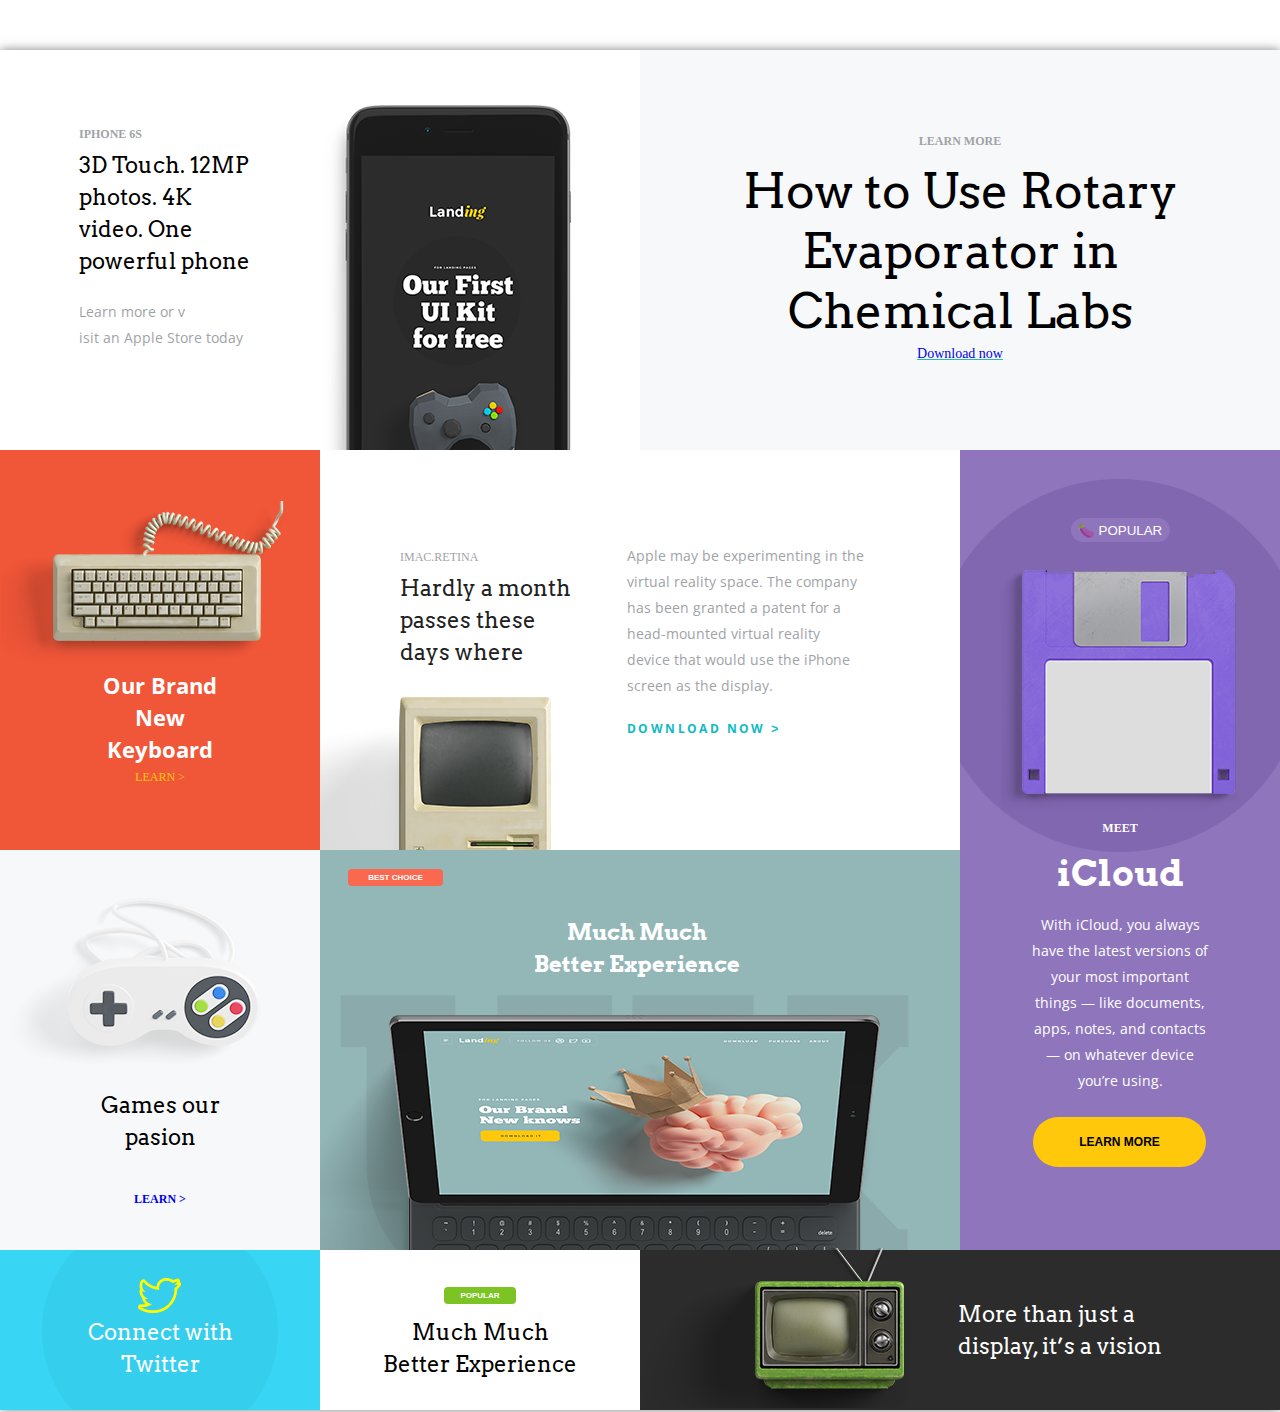
<file: index.html>
<!DOCTYPE html>
<html lang="en">
<head>
    <meta charset="UTF-8">
    <meta http-equiv="X-UA-Compatible" content="IE=edge">
    <meta name="viewport" content="width=device-width, initial-scale=1.0">
    <title>Document</title>
    <link rel="stylesheet" href="./style_css/style.css">
</head>
<body>
    <div class="grid-container">
      <div class="block" id="id1">
        <div class="block1_text">
            <p class="iphone16">IPHONE 6S </p>
            <p class="d_text">3D Touch. 12MP <br> photos. 4K <br> video. One <br> powerful phone</p>
            <p class="learn_text">Learn more or v <br> isit an Apple Store today</p>
        </div>
        <div class="block1_photo">
            <img class="img1" src="./img/Img.png" alt="">
        </div>
      </div>
      <div class="block" id="id2">
        <div class="block_three">
        <div class="text_right">
            <p>LEARN MORE</p>
        </div>
        <div class="text_right1">
            <p>How to Use Rotary <br> Evaporator in <br> Chemical Labs</p>
        </div>
        <div class="text_right2">
            <a href="#">Download now</a>
            </div>
        </div>
      </div>
      <div class="block" id="id3">
        <div class="photo"><img src="./img/Keyboard.png" alt=""></div>
        <div class="our_b">Our Brand <br> New <br> Keyboard</div>
        <div class="learn1">LEARN ˃</div>
      </div>
      <div class="block" id="id4">
        <div class="text_photo_id4">
            <div class="imac">IMAC.RETINA</div>
            <div class="hardly1">Hardly a month <br> passes these <br> days where</div>
            <div class="macintosh">
                <img class="right_photo" src="./img/Macintosh.png" alt="">
            </div>
        </div>
        <div class="text_id4">
          <p>  Apple may be experimenting in the  <br> virtual reality space. The company <br> has been granted a patent for a <br> head-mounted virtual reality <br> device that would use the iPhone <br> screen as the display.</p>
          <p class="download1">DOWNLOAD NOW ˃</p>
        </div>
      </div>
      <div class="block" id="id5">
        <div class="block_id5_photo">
          <img class="image_oval" src="./img/Oval 54.png" alt="">
          <img class="image_floppy" src="./img/Floppy.png" alt="">
          <p class="meet">MEET</p>
          <div class="popular"><input class="button_popular" type="button" value="🍆 POPULAR"></div>
        </div>
        <div class="block_id5_text1">iCloud</div>
        <div class="block_id5_text">With iCloud, you always <br> have the latest versions of <br> your most important <br> things — like documents, <br> apps, notes, and contacts <br> — on whatever device <br> you’re using.</div>
        <div class="block_id5_button">
          <input class="button_learn" type="button" value="LEARN MORE">
        </div>
      </div>
      <div class="block" id="id6">
        <div class="photo_games">
          <img src="./img/Controller.png" alt="">
        </div>
        <div class="text_games">
          <p class="passion">Games our <br> pasion</p>
        </div>
        <div class="link_learn">
          <a href="#">LEARN ˃</a>
        </div>
      </div>
      <div class="block" id="id7">
        <img class="z_photo" src="./img/Img (3).png" alt="">
        <div class="button_best_value">
          <input class="button_best" type="button" value="BEST CHOICE">
        </div>
        <div class="text_much">
          <p class="much">Much Much <br> Better Experience</p>
        </div>
      </div>
      <div class="block" id="id8">
        <img class="absolut" src="./img/Oval.png" alt="">
        <img class="absolut_twitter1" src="./img/twitter.png" alt="">
        <p class="text_twitter">Connect with <br> Twitter</p>
      </div>
      <div class="block" id="id9">
        <div class="button_9">
          <input class="button_popularis" type="button" value="POPULAR">
        
        
          <p class="much_text">Much Much <br> Better Experience</p>
        
        </div>
      </div>
      <div class="block" id="id10">
        <div class="televizor">
          <img src="./img/TV (1).png" alt="">
        </div>
        <div class="text_10">More than just a <br> display, it’s a vision</div>
      </div>
    </div>
    
</body>
</html>
</file>
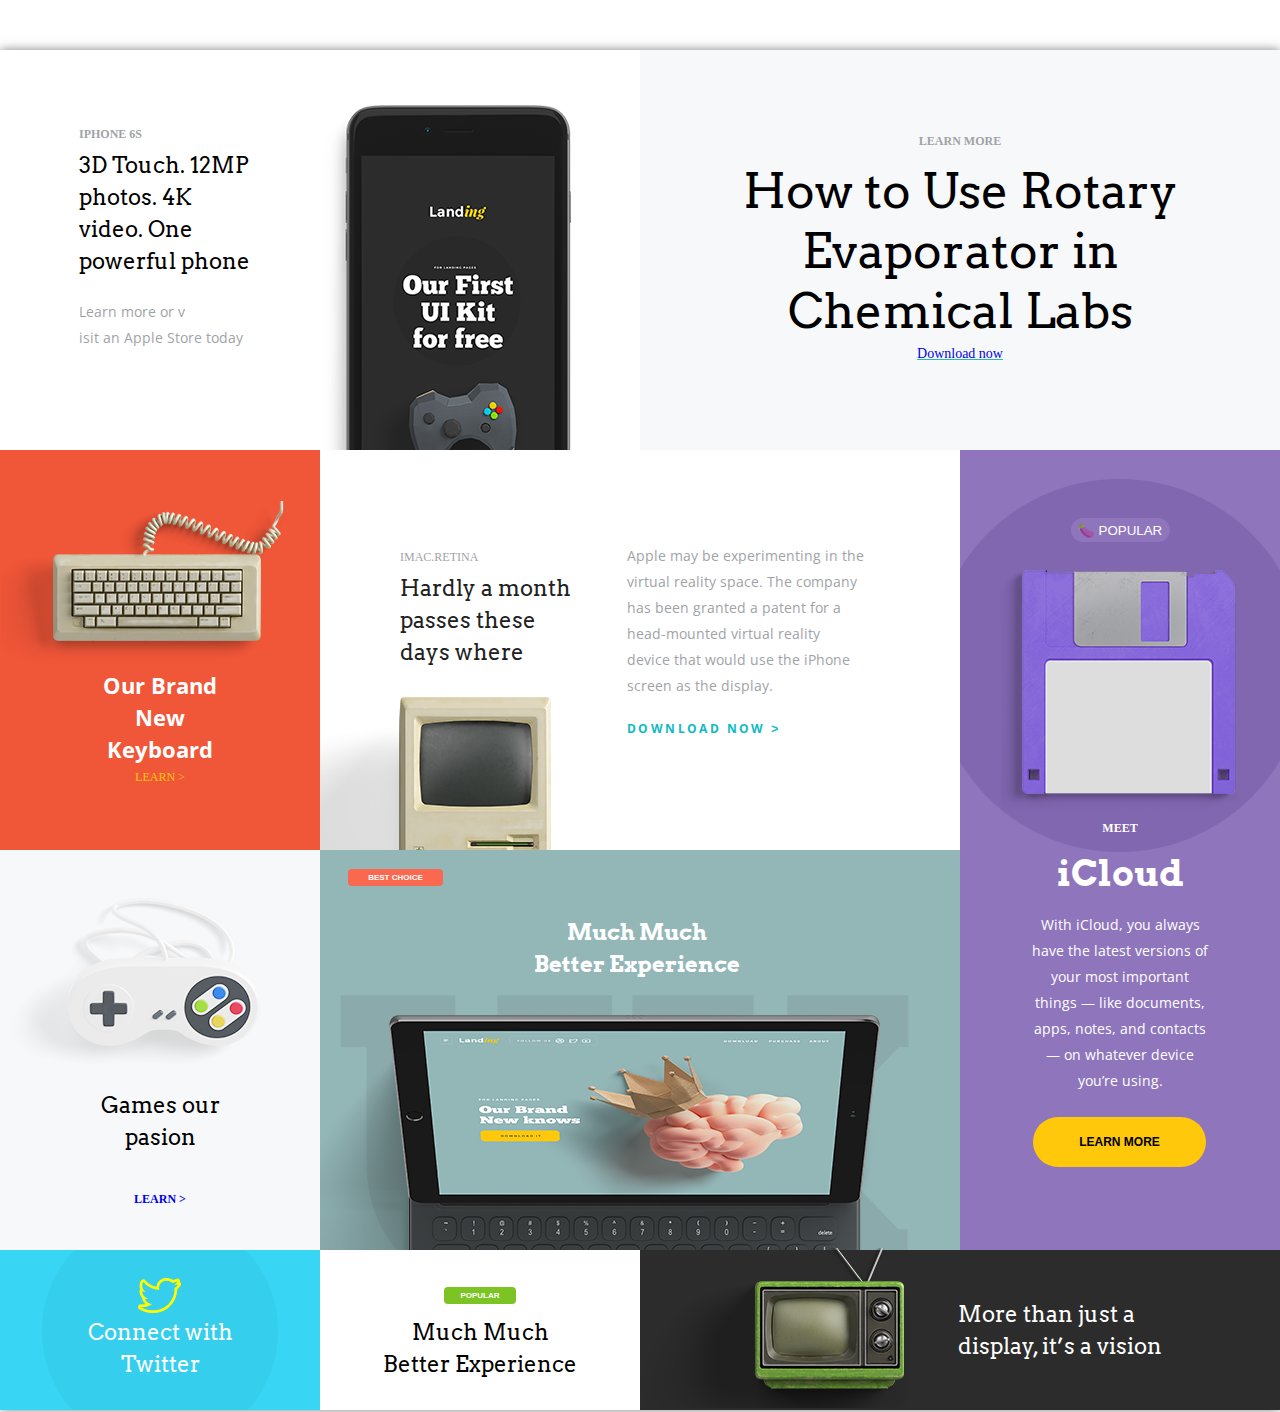
<file: html/index.html>
<!DOCTYPE html>
<html lang="en">
<head>
    <meta charset="UTF-8">
    <meta http-equiv="X-UA-Compatible" content="IE=edge">
    <meta name="viewport" content="width=device-width, initial-scale=1.0">
    <title>Document</title>
    <link rel="stylesheet" href="../style_css/style.css">
</head>
<body>
    <div class="grid-container">
      <div class="block" id="id1">
        <div class="block1_text">
            <p class="iphone16">IPHONE 6S </p>
            <p class="d_text">3D Touch. 12MP <br> photos. 4K <br> video. One <br> powerful phone</p>
            <p class="learn_text">Learn more or v <br> isit an Apple Store today</p>
        </div>
        <div class="block1_photo">
            <img class="img1" src="../img/Img.png" alt="">
        </div>
      </div>
      <div class="block" id="id2">
        <div class="block_three">
        <div class="text_right">
            <p>LEARN MORE</p>
        </div>
        <div class="text_right1">
            <p>How to Use Rotary <br> Evaporator in <br> Chemical Labs</p>
        </div>
        <div class="text_right2">
            <a href="#">Download now</a>
            </div>
        </div>
      </div>
      <div class="block" id="id3">
        <div class="photo"><img src="../img/Keyboard.png" alt=""></div>
        <div class="our_b">Our Brand <br> New <br> Keyboard</div>
        <div class="learn1">LEARN ˃</div>
      </div>
      <div class="block" id="id4">
        <div class="text_photo_id4">
            <div class="imac">IMAC.RETINA</div>
            <div class="hardly1">Hardly a month <br> passes these <br> days where</div>
            <div class="macintosh">
                <img class="right_photo" src="../img/Macintosh.png" alt="">
            </div>
        </div>
        <div class="text_id4">
          <p>  Apple may be experimenting in the  <br> virtual reality space. The company <br> has been granted a patent for a <br> head-mounted virtual reality <br> device that would use the iPhone <br> screen as the display.</p>
          <p class="download1">DOWNLOAD NOW ˃</p>
        </div>
      </div>
      <div class="block" id="id5">
        <div class="block_id5_photo">
          <img class="image_oval" src="../img/Oval 54.png" alt="">
          <img class="image_floppy" src="../img/Floppy.png" alt="">
          <p class="meet">MEET</p>
          <div class="popular"><input class="button_popular" type="button" value="🍆 POPULAR"></div>
        </div>
        <div class="block_id5_text1">iCloud</div>
        <div class="block_id5_text">With iCloud, you always <br> have the latest versions of <br> your most important <br> things — like documents, <br> apps, notes, and contacts <br> — on whatever device <br> you’re using.</div>
        <div class="block_id5_button">
          <input class="button_learn" type="button" value="LEARN MORE">
        </div>
      </div>
      <div class="block" id="id6">
        <div class="photo_games">
          <img src="../img/Controller.png" alt="">
        </div>
        <div class="text_games">
          <p class="passion">Games our <br> pasion</p>
        </div>
        <div class="link_learn">
          <a href="#">LEARN ˃</a>
        </div>
      </div>
      <div class="block" id="id7">
        <img class="z_photo" src="../img/Img (3).png" alt="">
        <div class="button_best_value">
          <input class="button_best" type="button" value="BEST CHOICE">
        </div>
        <div class="text_much">
          <p class="much">Much Much <br> Better Experience</p>
        </div>
      </div>
      <div class="block" id="id8">
        <img class="absolut" src="../img/Oval.png" alt="">
        <img class="absolut_twitter1" src="../img/twitter.png" alt="">
        <p class="text_twitter">Connect with <br> Twitter</p>
      </div>
      <div class="block" id="id9">
        <div class="button_9">
          <input class="button_popularis" type="button" value="POPULAR">
        
        
          <p class="much_text">Much Much <br> Better Experience</p>
        
        </div>
      </div>
      <div class="block" id="id10">
        <div class="televizor">
          <img src="../img/TV (1).png" alt="">
        </div>
        <div class="text_10">More than just a <br> display, it’s a vision</div>
      </div>
      <!-- <div class="block" id="id11"></div>
      <div class="block" id="id12"></div>
      <div class="block" id="id13"></div>
      <div class="block" id="id14"></div>
      <div class="block" id="id15"></div>
      <div class="block" id="id16"></div>
      <div class="block" id="id17"></div>
      <div class="block" id="id18"></div>
      <div class="block" id="id19"></div>
      <div class="block" id="id20"></div>
      <div class="block" id="id21"></div>
      <div class="block" id="id22"></div>
      <div class="block" id="id23"></div>
      <div class="block" id="id24"></div>
      <div class="block" id="id25"></div>
      <div class="block" id="id26"></div>
      <div class="block" id="id27"></div>
      <div class="block" id="id28"></div> -->
    </div>
    
</body>
</html>
</file>
<file: style_css/style.css>
@import url('https://fonts.googleapis.com/css2?family=Arvo:ital,wght@0,400;0,700;1,400;1,700&family=Open+Sans:ital,wght@0,300;0,400;0,500;0,600;1,300;1,400;1,500;1,600&display=swap');
@import url('https://fonts.googleapis.com/css2?family=Open+Sans:ital,wght@0,300;0,400;0,500;0,600;1,300;1,400;1,500;1,600&display=swap');

*{
    padding: 0;
    margin: 0;
    text-decoration: none;
}
.grid-container{
    position: relative;
    display: grid;
    grid-template-columns: 320px 320px 320px 320px;
    grid-template-rows: 200px 200px 200px 200px 200px 200px 160px ;
    box-shadow: 0 0 10px rgb(0 0 0 / 50%);
}
body{
    display: flex;
    justify-content: center;
    margin-top: 50px;
}
.block{
    width: 100%;
    height: 100%;
    /* background-color: rgb(145, 138, 221); */
    /* border: 1px solid black; */
}
.block:nth-child(1){
    grid-row: 1/3;
    grid-column: 1/3;
    display: flex;
    position: relative;
    /* background: #FFFFFF; */
}
.block:nth-child(2){
    background: #F7F8F9;
    grid-row: 1/3;
    grid-column: 3/5;
    justify-content: center;
    align-items: center;
    display: flex;
}
.block:nth-child(3){
    background: #F05638;
    grid-row: 3/5;
    padding-top: 51px;
    text-align: center;
    /* grid-column: 1/3; */
}
.block:nth-child(4){
    background: #FFFFFF;
    grid-row: 3/5;
    grid-column: 2/4;
    position: relative;
}
.block:nth-child(5){
    /* background-color: aqua; */
    grid-row: 3/7;
    background: #8F76BC;
}
.block:nth-child(6){
    background: #F7F8F9;
    grid-row: 5/7;
}
.block:nth-child(7){
    /* background-color: rgb(172, 41, 104); */
    grid-row: 5/7;
    grid-column: 2/4;
    position: relative;
}
.block:nth-child(10){
    background-color: #2C2C2C;
    grid-column: 3/5;
    height: 160px;
    display: flex;
    align-items: center;
    position: relative;
}
/* .block:nth-child(9){
    background-color: rgb(29, 141, 72);
} */
.block:nth-child(9){
    background-color: white;
    height: 160px;
    position: relative;
    display: flex;
    text-align: center;
    justify-content: center;
}
.block:nth-child(8){
    background: #38D5F4;
    height: 160px;
    position: relative;
    display: flex;
    align-items: center;
    justify-content: center;
}
.iphone16{
    margin-bottom: 7px;
    color: #9FA3A7;
    font-style: normal;
font-weight: 700;
font-size: 12px;
line-height: 15px;
}
.block1_text{
    margin-top: 77px;
    margin-left: 79px;
}
.learn_text{
    margin-top: 22px;
    color: #9FA3A7;
    font-style: normal;
font-weight: 400;
font-size: 14px;
line-height: 26px;
font-family: 'Open Sans', sans-serif;
}
.img1{
    position: absolute;
    bottom: 0;
    right: 69px;
}
.d_text{
    font-style: normal;
    font-weight: 400;
    font-size: 22px;
    line-height: 32px;
    font-family: 'Arvo', serif;
}
.block_three{
    display: block;
}
.text_right1{
    font-style: normal;
font-weight: 400;
font-size: 48px;
line-height: 60px;
}
.block:nth-child(4){
    display: flex;
}
.block_id5_photo{
    display: flex;
    justify-content: center;
    align-items: center;
    margin-top: 29px;
    position: relative;
}
.image_oval{
    /* position: relative; */
}
.image_floppy{
    position: absolute;
    top: 91px;
}
.meet{
    position: absolute;
    bottom: 16px;
    font-style: normal;
font-weight: 700;
font-size: 12px;
line-height: 15px;
color: white;
}
.button_popular{
    /* position: absolute; */
    width: 99px;
  height: 24px;
  /* left: 0px;
  top: 0px; */
  border: transparent;
  color: white;

  
  background: #8F76BC;
  border-radius: 100px;
  }
  .popular{
    position: absolute;
    top: 39px;
  }
  .button_learn{
    width: 173px;
    height: 50px;
    left: 0px;
    top: 0px;
    
    background: #FFC80A;
    border-radius: 49.5px;
    border: transparent;
    margin-left: 73px;
    font-style: normal;
font-weight: 700;
font-size: 12px;
line-height: 15px;
  }
  .block_id5_text{
    text-align: center;
    font-style: normal;
font-weight: 400;
font-size: 14px;
line-height: 26px;
color: white;
font-family: 'Open Sans', sans-serif;
margin-bottom: 23px;
  }
  .block_id5_text1{
    font-style: normal;
font-weight: 700;
font-size: 36px;
line-height: 42px;
font-family: 'Arvo', serif;
margin-bottom: 18px;
color: white;
text-align: center;
  }
  .button_best{
    width: 95px;
height: 17px;
left: 28px;
top: 19px;
position: absolute;
color: #FFFFFF;
font-style: normal;
font-weight: 700;
font-size: 8px;
line-height: 10px;

background: #FA684F;
border-radius: 4px;
border: transparent;
  }
  .z_photo{
    /* z-index: -1; */
  }
 .much{
    position: absolute;
    left: 214px;
top: 66px;
 }
 .absolut{
    position: absolute;
 }
 .text_twitter{
    position: absolute;
    bottom: 30px;
 }
 .twitter1{
    top: 26px;
 }
 .button_popularis{
    width: 72px;
height: 17px;
/* left: 0px;
top: 0px; */
font-style: normal;
font-weight: 800;
font-size: 8px;
line-height: 10px;

background: #7BC424;
border-radius: 4px;
border: transparent;
color: white;
/* top: 37px;
position: absolute; */
margin-top: 37px;
margin-bottom: 12px;
 }
 /* .button_9{
    position: absolute;
 }
 .much_text{
    position: absolute;
 } */
 .text_10{
    color: white;
    margin-left: 47px;
    font-size: 22px;
line-height: 32px;
font-family: 'Arvo', serif;
/* position: absolute; */
/* top: 54px; */
 }
 .our_b{
    font-family: 'Arvo', serif;
font-family: 'Open Sans', sans-serif;
font-weight: 700;
font-size: 22px;
line-height: 32px;
color: white;
 }
 .learn1{
    color: #FFC80A;
    font-size: 12px;
    margin-top: 5px;
 }
 .text_photo_id4{
    /* position: absolute;
    bottom: 0; */
    margin-top: 100px;
    margin-left: 80px;
    margin-right: 56px;
 }
 .imac{
    font-size: 12px;
    color: #9FA3A7;
    margin-bottom: 7px;
 }
 .hardly1{
    font-style: normal;
font-weight: 400;
font-size: 22px;
line-height: 32px;
font-family: 'Arvo', serif;
/* font-family: 'Open Sans', sans-serif; */
color: #212121;
margin-bottom: 29px;
 }
 .macintosh{
    position: absolute;
    left: 0;
 }
 .text_id4{
    font-style: normal;
font-weight: 400;
font-size: 14px;
line-height: 26px;
font-family: 'Open Sans', sans-serif;
color: #9FA3A7;
margin-top: 93px;
 }
 .download1{
    color: #0EBAC5;
    letter-spacing: 2.4px;
    font-weight: 700;
font-size: 12px;
line-height: 15px;
margin-top: 22px;
 }
 .photo_games{
    margin-top: 48px;
    margin-left: 12px;
    margin-bottom: 20px;
 }
 .passion{
    font-style: normal;
font-weight: 400;
font-size: 22px;
line-height: 32px;
font-family: 'Arvo', serif;
text-align: center;
margin-bottom: 39px;
 }
 .link_learn{
    color: #27BAC4;
    font-style: normal;
font-weight: 700;
font-size: 12px;
line-height: 15px;
text-align: center;
 }
.text_much{
    font-style: normal;
font-weight: 700;
font-size: 22px;
line-height: 32px;
font-family: 'Arvo', serif;
color: #FFFFFF;
text-align: center;
}
.absolut_twitter1{
    top: 27px;
    margin-bottom: 4px;
    position: absolute;
}
.text_twitter{
    text-align: center;
    font-style: normal;
font-weight: 400;
font-size: 22px;
line-height: 32px;
color: white;
font-family: 'Arvo', serif;
}
.much_text{
    font-style: normal;
font-weight: 400;
font-size: 22px;
line-height: 32px;
font-family: 'Arvo', serif;
}
.text_right{
    font-style: normal;
font-weight: 700;
font-size: 12px;
line-height: 15px;
color: #9FA3A7;
text-align: center;
margin-bottom: 12px;
}
.text_right2{
    font-style: normal;
font-weight: 400;
font-size: 14px;
line-height: 26px;
text-decoration-line: underline;

color: #27B9C2;
text-align: center;
}
.text_right1{
    font-style: normal;
font-weight: 400;
font-size: 48px;
line-height: 60px;
font-family: 'Arvo', serif;
text-align: center;
}
</file>
